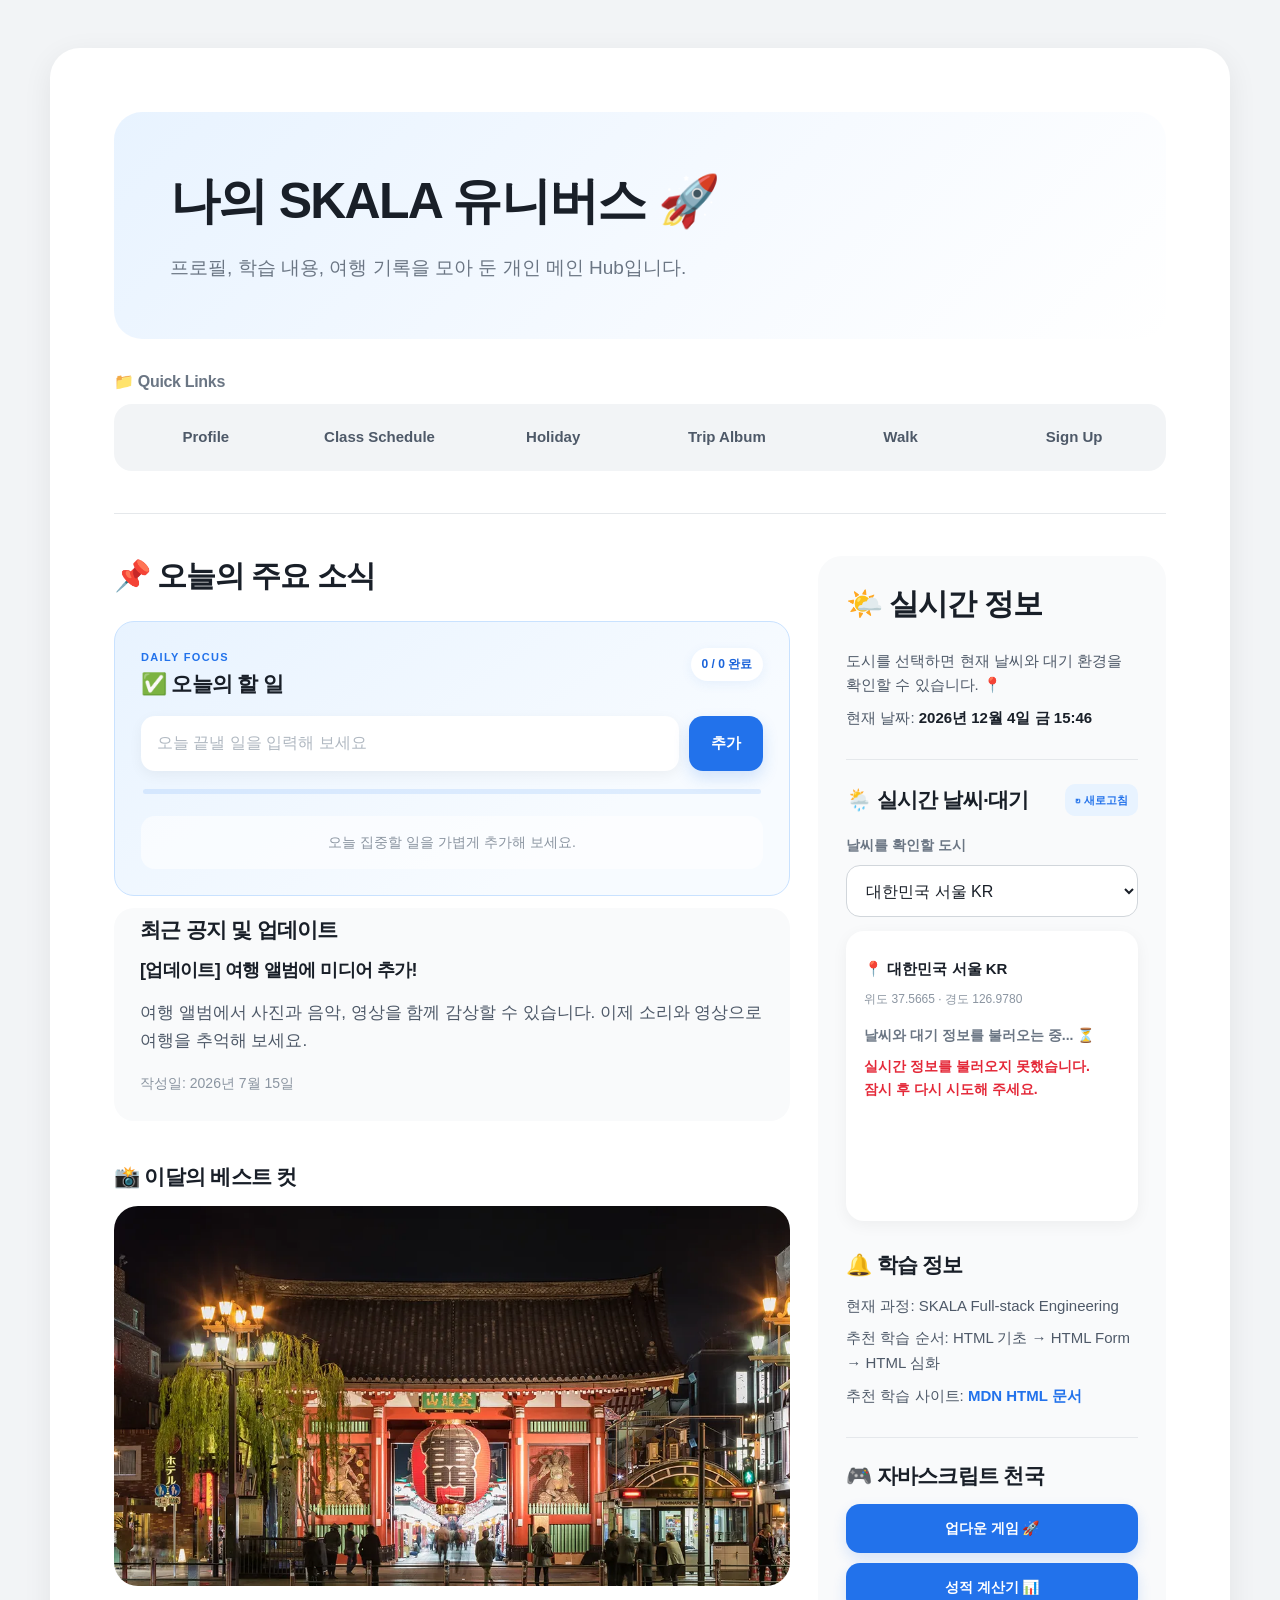
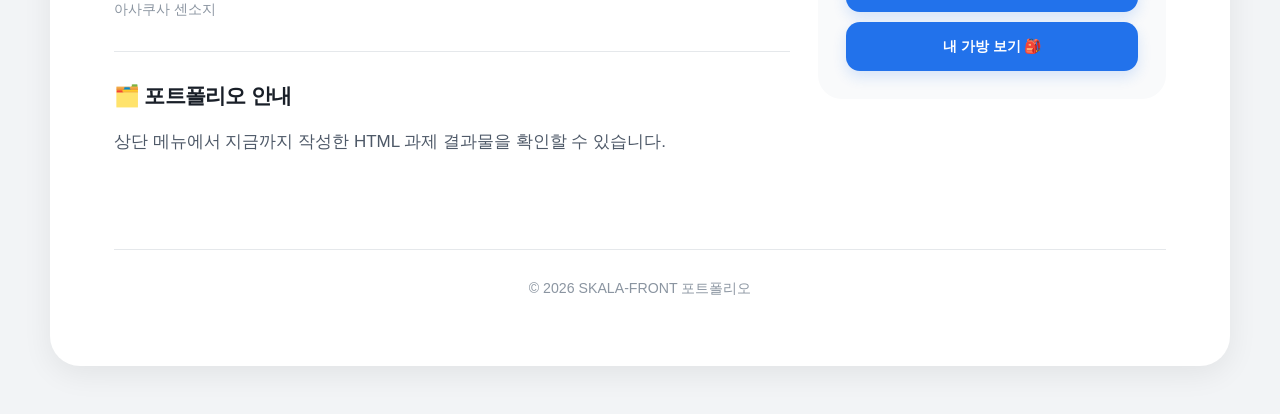
<file: html/index.html>
<!DOCTYPE html>
<html lang="ko">
<head>
     <link rel="stylesheet" href="../css/style.css">
    <meta charset="UTF-8">
    <meta name="viewport" content="width=device-width, initial-scale=1.0">
    <title>Welcome SKALA</title>
</head>
<body>
    <div class="container">
    <!-- header는 페이지의 머리말 영역이다. -->
    <header class="home-header">
        <h1>나의 SKALA 유니버스 🚀</h1>
        <p>프로필, 학습 내용, 여행 기록을 모아 둔 개인 메인 Hub입니다.</p>
    </header>

    <!-- nav는 다른 페이지로 이동하는 주요 메뉴 영역이다. -->
    <nav>
        <h2>📁 Quick Links</h2>
        <ul>
            <li><a href="myProfile.html">Profile</a></li>
            <li><a href="myClass.html">Class Schedule</a></li>
            <li><a href="myHoliday.html">Holiday</a></li>
            <li><a href="myTrip.html">Trip Album</a></li>
            <li><a href="walk.html">Walk</a></li>
            <li><a href="signUp.html">Sign Up</a></li>
        </ul>
    </nav>

    <hr>
    <div class="content-layout">
    <!-- main은 페이지마다 하나만 사용하며 핵심 본문을 담는다. -->
    <main>
        <h2>📌 오늘의 주요 소식</h2>

        <!-- 오늘의 할 일: DOM 이벤트와 localStorage를 연습하는 체크리스트이다. -->
        <section class="todo-section">
            <div class="todo-heading">
                <div>
                    <p class="todo-eyebrow">DAILY FOCUS</p>
                    <h3>✅ 오늘의 할 일</h3>
                </div>
                <span id="todo-count" class="todo-count">0 / 0 완료</span>
            </div>

            <!-- submit 이벤트를 사용하여 버튼 클릭과 Enter 입력을 모두 처리할 수 있다. -->
            <form id="todo-form" class="todo-form">
                <input
                    type="text"
                    id="todo-input"
                    maxlength="60"
                    autocomplete="off"
                    placeholder="오늘 끝낼 일을 입력해 보세요"
                    required
                >
                <button type="submit" class="todo-add-button">추가</button>
            </form>

            <!-- 진행 막대는 완료 비율을 시각적으로 보여 준다. -->
            <div class="todo-progress">
                <span id="todo-progress-bar" class="todo-progress-bar"></span>
            </div>

            <!-- JavaScript가 이 목록 안에 할 일 항목을 만들어 넣는다. -->
            <ul id="todo-list" class="todo-list"></ul>
            <p id="todo-empty" class="todo-empty">오늘 집중할 일을 가볍게 추가해 보세요.</p>
        </section>

        <!-- article은 하나의 독립적인 글이나 소식 단위이다. -->
        <article>
            <h3>최근 공지 및 업데이트</h3>
            <h4>[업데이트] 여행 앨범에 미디어 추가!</h4>
            <p>
                여행 앨범에서 사진과 음악, 영상을 함께 감상할 수 있습니다.
                이제 소리와 영상으로 여행을 추억해 보세요.
            </p>
            <p>작성일: 2026년 7월 15일</p>
        </article>

        <!-- section은 제목을 가진 주제별 콘텐츠 묶음이다. -->
        <section>
            <h3>📸 이달의 베스트 컷</h3>
            <!-- figure는 이미지와 설명을 하나의 콘텐츠로 묶는다. -->
            <figure>
                <!-- img는 종료 태그가 없으며 src는 경로, alt는 대체 설명이다. -->
                <img
                    src="../media/asakusa.jpg"
                    alt="이달의 여행 베스트 컷"
                >
                <!-- figcaption은 figure의 설명글이다. -->
                <figcaption>아사쿠사 센소지</figcaption>
            </figure>
        </section>

        <section>
            <h3>🗂️ 포트폴리오 안내</h3>
            <p>상단 메뉴에서 지금까지 작성한 HTML 과제 결과물을 확인할 수 있습니다.</p>
        </section>
    </main>

    <!-- aside는 본문과 관련된 부가 정보나 사이드바를 담는다. -->
    <aside>
        <h2>🌤️ 실시간 정보</h2>
        <p>도시를 선택하면 현재 날씨와 대기 환경을 확인할 수 있습니다. 📍</p>
        <!-- JavaScript가 브라우저의 현재 날짜와 시각을 자동으로 넣는다. -->
        <p class="current-date-line">
            현재 날짜:
            <time id="current-date" datetime="">불러오는 중...</time>
        </p>

        <!-- 261~263페이지 과제: DOM/이벤트, 비동기 호출, ES 모듈 분리 실습이다. -->
        <section class="realtime-weather">
            <div class="realtime-weather-heading">
                <h3>🌦️ 실시간 날씨·대기</h3>
                <!-- API 정보를 바로 다시 요청할 수 있는 수동 새로고침 버튼이다. -->
                <button
                    type="button"
                    id="realtime-refresh"
                    title="실시간 정보 새로고침"
                >↻ 새로고침</button>
            </div>

            <!-- label의 for와 select의 id를 연결하면 입력 목적을 쉽게 알 수 있다. -->
            <label for="city-select">날씨를 확인할 도시</label>
            <select id="city-select">
                <!-- data-* 속성은 JavaScript에서 사용할 추가 정보를 저장한다. -->
                <option value="seoul" data-lat="37.5665" data-lon="126.9780">
                    대한민국 서울 KR
                </option>
                <option value="gwangju" data-lat="35.1595" data-lon="126.8526">
                    대한민국 광주 KR
                </option>
                <option value="tokyo" data-lat="35.6762" data-lon="139.6503">
                    일본 도쿄 JP
                </option>
                <option value="paris" data-lat="48.8566" data-lon="2.3522">
                    프랑스 파리 FR
                </option>
            </select>

            <div id="weather-box">
                도시의 날씨와 대기 정보를 불러오는 중입니다.
            </div>
        </section>

        <h3>🔔 학습 정보</h3>
        <p>현재 과정: SKALA Full-stack Engineering</p>
        <p>추천 학습 순서: HTML 기초 → HTML Form → HTML 심화</p>
        <p>
            추천 학습 사이트:
            <a href="https://developer.mozilla.org/ko/docs/Web/HTML">MDN HTML 문서</a>
        </p>

        <!-- 230~232페이지 과제: 외부 JavaScript 함수들을 실행하는 버튼 영역이다. -->
        <section class="mini-games">
            <h3>🎮 자바스크립트 천국</h3>
            <div class="mini-game-buttons">
                <button type="button" onclick="playUpDown()">업다운 게임 🚀</button>
                <button type="button" onclick="calculateGrade()">성적 계산기 📊</button>
                <button type="button" onclick="showMyBag()">내 가방 보기 🎒</button>
            </div>
        </section>
    </aside>
    </div>

    <!-- footer는 저작권, 연락처 같은 페이지의 마무리 정보를 담는다. -->
    <footer>
        <p><small>© 2026 SKALA-FRONT 포트폴리오</small></p>
    </footer>
</div>

<!-- 외부 JavaScript는 화면 요소를 모두 읽은 뒤 실행되도록 body 끝에서 불러온다. -->
<script src="../script/upDown.js"></script>
<script src="../script/grade.js"></script>
<script src="../script/bag.js"></script>
<script src="../script/todo.js"></script>
<!-- type="module"을 사용하면 다른 JavaScript 파일의 함수를 import할 수 있다. -->
<script type="module" src="../script/realtimeInfo.js"></script>
</body>
</html>
</file>
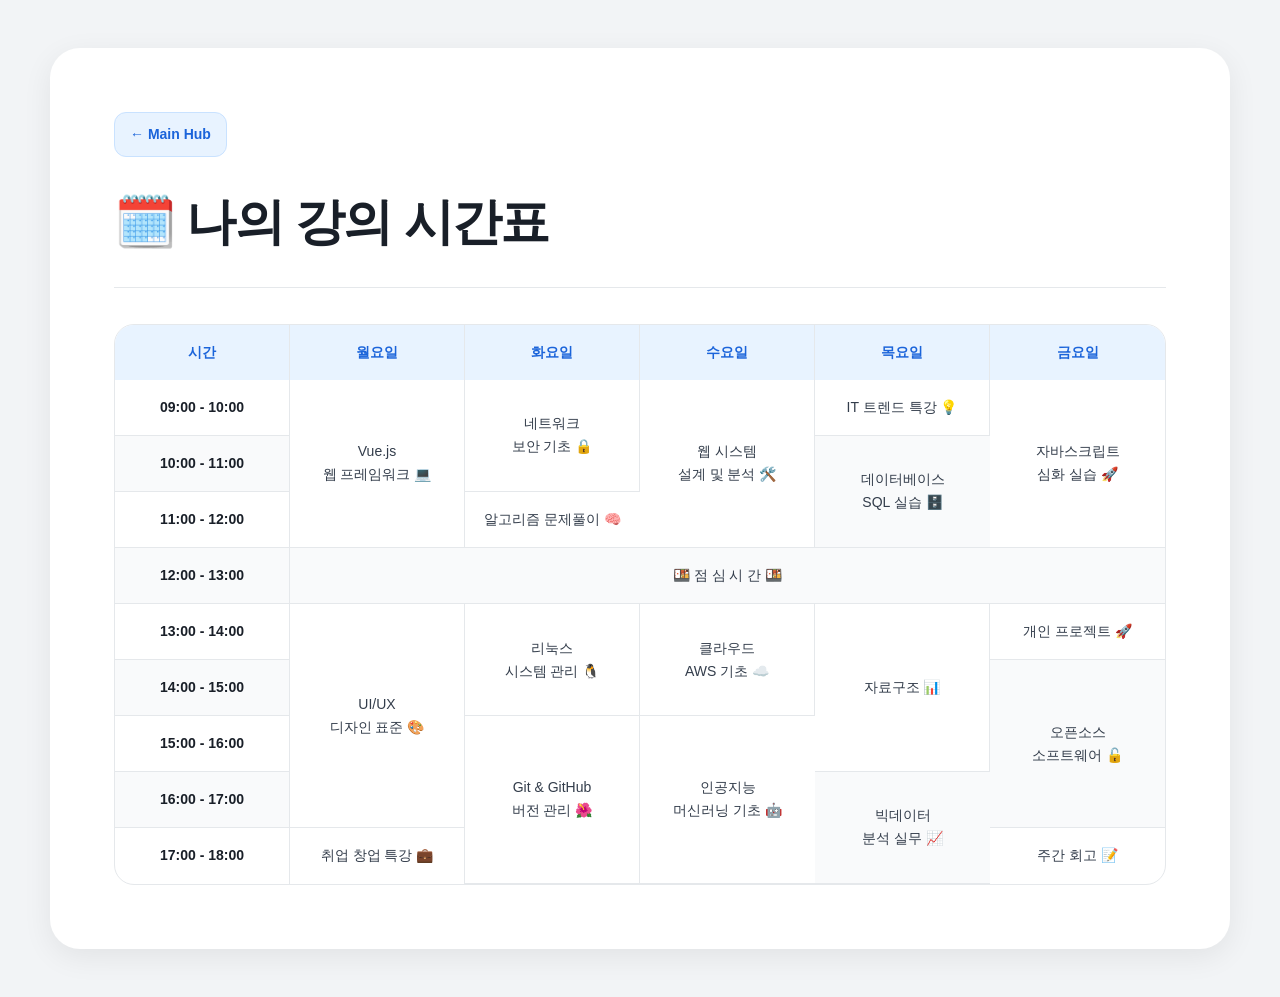
<file: html/myClass.html>
<!DOCTYPE html>
<html lang="ko">
<head>
    <link rel="stylesheet" href="../css/style.css">
    <meta charset="UTF-8">
    <meta name="viewport" content="width=device-width, initial-scale=1.0">
    <title>나의 강의 일정</title>
</head>
<body>
    <div class="container">
    <nav class="page-home-nav">
        <a href="index.html">← Main Hub</a>
    </nav>

    <h1>🗓️ 나의 강의 시간표</h1>

    <table>
        <thead>
        <!-- 표의 머리글(제목 줄) 영역을 묶어줌 -->

            <tr>
                <th>시간</th>
                <th>월요일</th>
                <th>화요일</th>
                <th>수요일</th>
                <th>목요일</th>
                <th>금요일</th>
            </tr>
        </thead>
        <tbody>

        <!-- 본문 영역을 묶어줌 -->

            <tr>
                <td>09:00 - 10:00</td>
                <td rowspan="3">Vue.js<br>웹 프레임워크 💻</td>
                <!-- rowspan="3" 이 셀을 세로로 3줄만큼 합쳐서 하나로 사용 -->
                <!-- 위에서 rowspan으로 합쳐진 셀 자리는 다시 작성하지 않음 -->
                <td rowspan="2">네트워크<br>보안 기초 🔒</td>
                <td rowspan="3">웹 시스템<br>설계 및 분석 🛠️</td>
                <td>IT 트렌드 특강 💡</td>
                <td rowspan="3">자바스크립트<br>심화 실습 🚀</td>
            </tr>
            <tr>
                <td>10:00 - 11:00</td>
                <td rowspan="2">데이터베이스<br>SQL 실습 🗄️</td>
            </tr>
            <tr>
                <td>11:00 - 12:00</td>
                <td>알고리즘 문제풀이 🧠</td>
            </tr>
            <tr>
                <td>12:00 - 13:00</td>
                <td colspan="5">🍱 점 심 시 간 🍱</td>
            </tr>
            <tr>
                <td>13:00 - 14:00</td>
                <td rowspan="4">UI/UX<br>디자인 표준 🎨</td>
                <td rowspan="2">리눅스<br>시스템 관리 🐧</td>
                <td rowspan="2">클라우드<br>AWS 기초 ☁️</td>
                <td rowspan="3">자료구조 📊</td>
                <td>개인 프로젝트 🚀</td>
            </tr>
            <tr>
                <td>14:00 - 15:00</td>
                <td rowspan="3">오픈소스<br>소프트웨어 🔓</td>
            </tr>
            <tr>
                <td>15:00 - 16:00</td>
                <td rowspan="3">Git &amp; GitHub<br>버전 관리 🌺</td>
                <td rowspan="3">인공지능<br>머신러닝 기초 🤖</td>
            </tr>
            <tr>
                <td>16:00 - 17:00</td>
                <td rowspan="2">빅데이터<br>분석 실무 📈</td>
            </tr>
            <tr>
                <td>17:00 - 18:00</td>
                <td>취업 창업 특강 💼</td>
                <td>주간 회고 📝</td>
            </tr>
        </tbody>
    </table>
    </div>
</body>
</html>
</file>
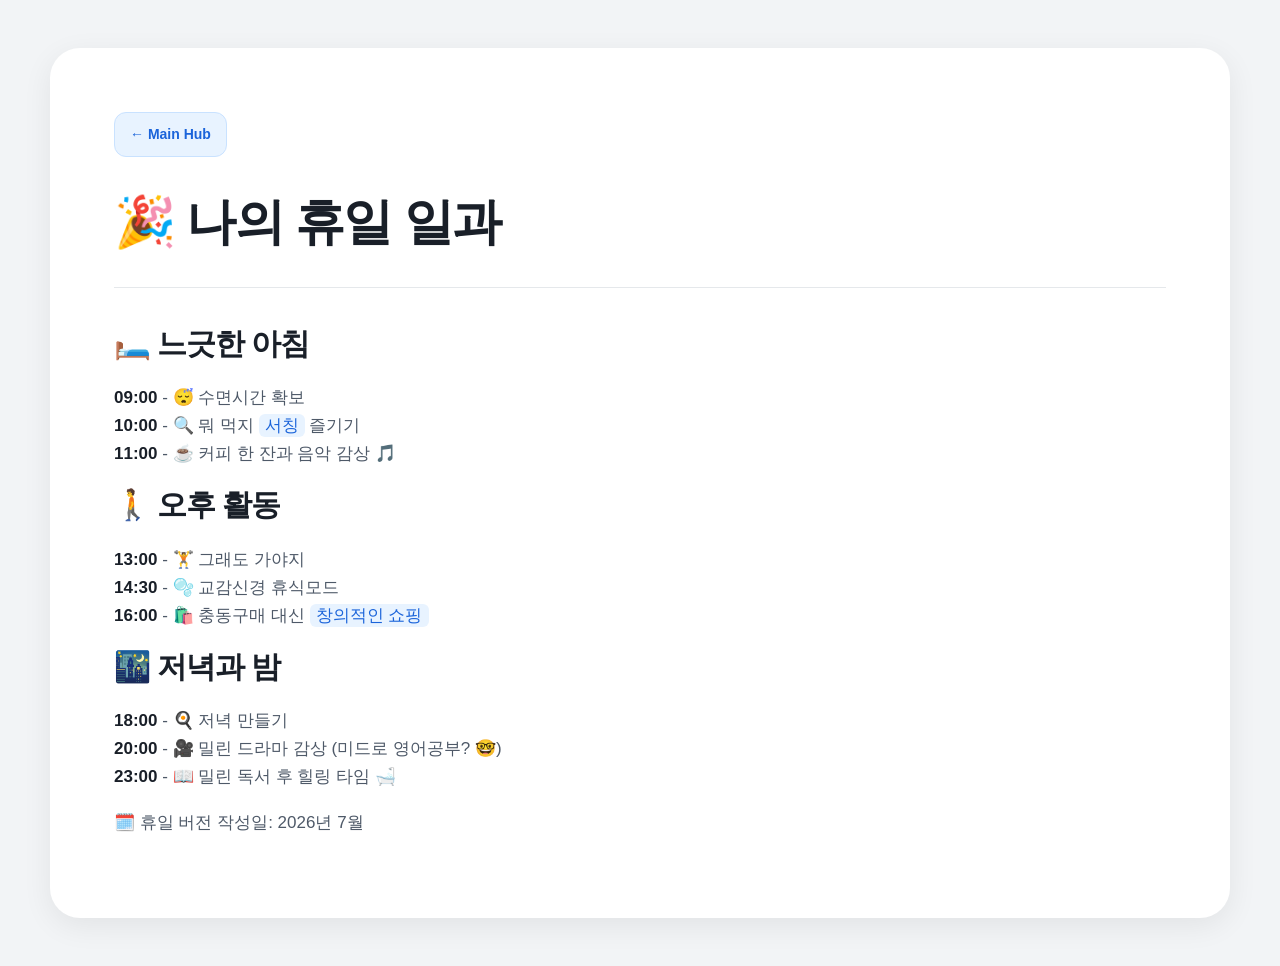
<file: html/myHoliday.html>
<!DOCTYPE html>
<!-- 이 문서가 HTML5 문서라는 것을 브라우저에게 알려주는 선언 -->
<html lang="ko">
<head>
    <link rel="stylesheet" href="../css/style.css">
    <meta charset="UTF-8">
    <meta name="viewport" content="width=device-width, initial-scale=1.0">
    <!-- 모바일 화면 크기에 맞춰 페이지 크기를 자동 조절해주는 설정 -->

    <title>나의 휴일 일과</title>
</head>
<body><!-- 사용자 눈에 실제로 보이는 모든 내용이 들어가는 영역 -->
    <div class="container">
    <nav class="page-home-nav">
        <a href="index.html">← Main Hub</a>
    </nav>

    <h1>🎉 나의 휴일 일과</h1>

    <h2>🛏️ 느긋한 아침</h2>
    <p><!-- 문단(paragraph) -->
        <strong>09:00</strong> - 😴 수면시간 확보<br>
        <strong>10:00</strong> - 🔍 뭐 먹지 <mark>서칭</mark> 즐기기<br>
        <strong>11:00</strong> - ☕ 커피 한 잔과 음악 감상 🎵
    </p>

    <h2>🚶 오후 활동</h2>
    <p>
        <strong>13:00</strong> - 🏋 그래도 가야지<br>
        <strong>14:30</strong> - 🫧 교감신경 휴식모드<br>
        <strong>16:00</strong> - 🛍️ 충동구매 대신 <mark>창의적인 쇼핑</mark>
    </p>

    <h2>🌃 저녁과 밤</h2>
    <p>
        <strong>18:00</strong> - 🍳 저녁 만들기<br>
        <strong>20:00</strong> - 🎥 밀린 드라마 감상 (미드로 영어공부? 🤓)<br>
        <strong>23:00</strong> - 📖 밀린 독서 후 힐링 타임 🛁
    </p>

    <p>🗓️ 휴일 버전 작성일: 2026년 7월</p>
    </div>
</body>
</html>
</file>
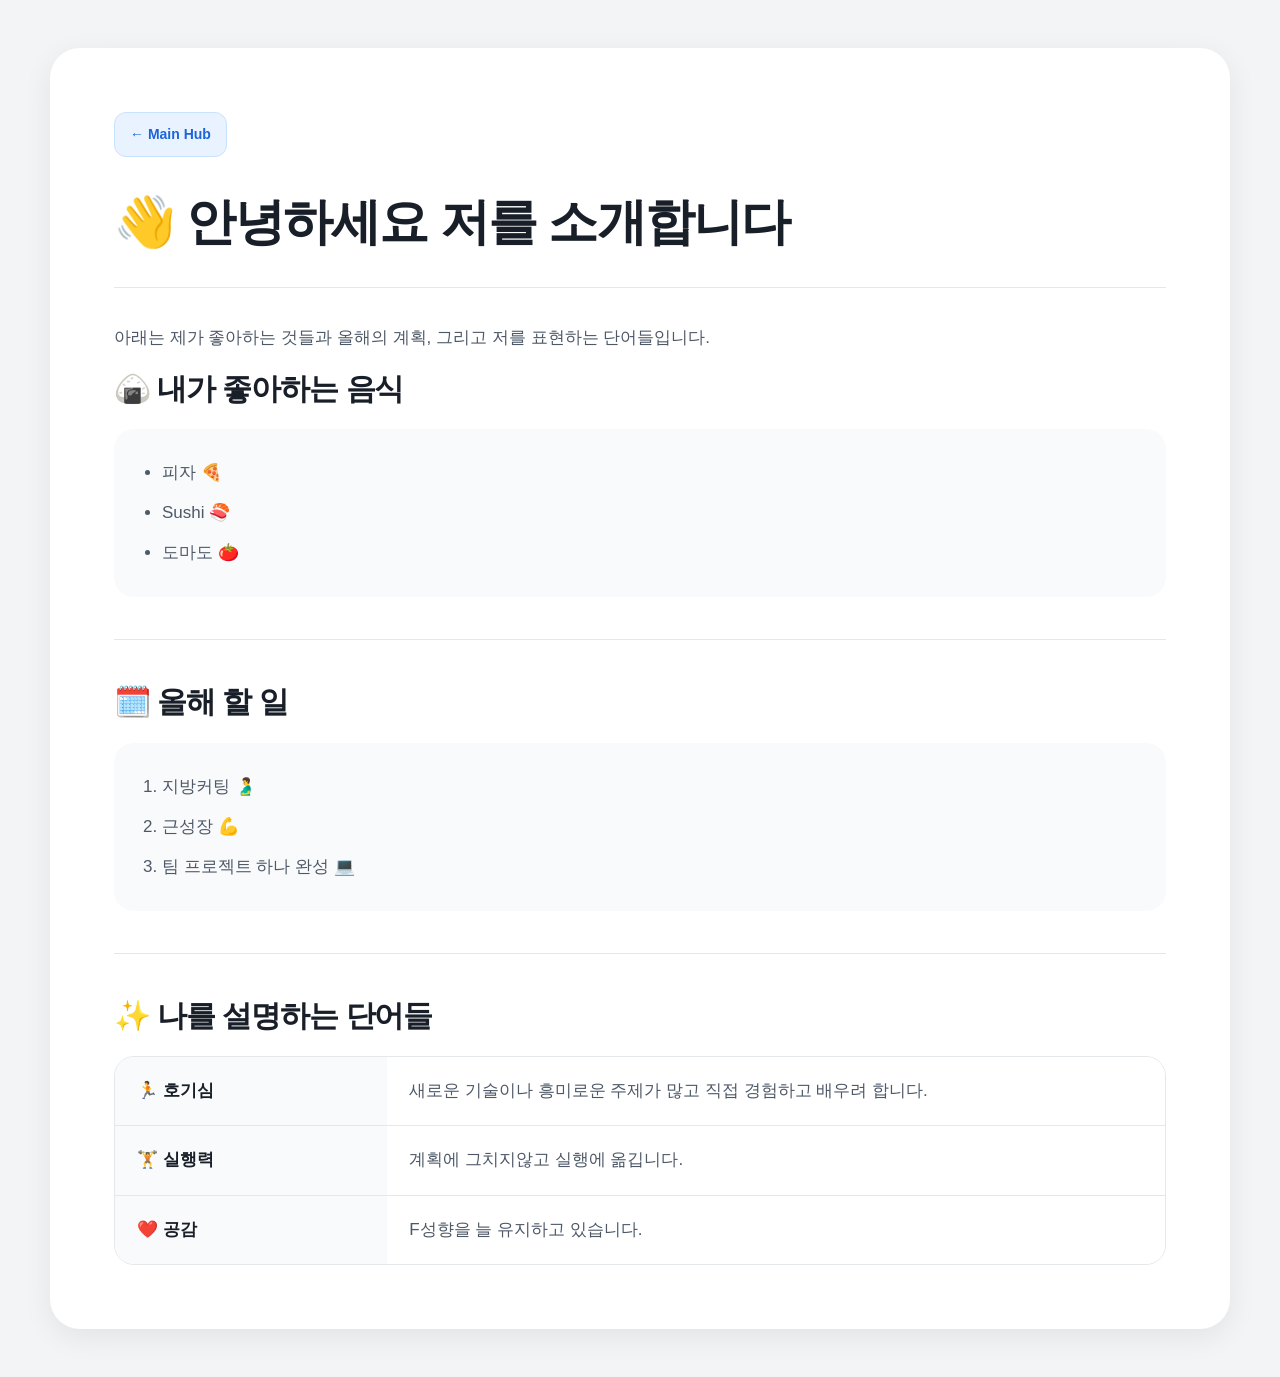
<file: html/myProfile.html>
<!DOCTYPE html>
<html lang="ko">
<head>
    <link rel="stylesheet" href="../css/style.css">
    <meta charset="UTF-8">
    <meta name="viewport" content="width=device-width, initial-scale=1.0">
    <title>나의 소개</title>
</head>
<body>
    <div class="container">
    <nav class="page-home-nav">
        <a href="index.html">← Main Hub</a>
    </nav>

    <h1>👋 안녕하세요 저를 소개합니다</h1>
    <p>아래는 제가 좋아하는 것들과 올해의 계획, 그리고 저를 표현하는 단어들입니다.</p>

    <h2>🍙 내가 좋아하는 음식</h2>
    <ul>
        <li>피자 🍕</li>
        <li>Sushi 🍣 </li>
        <li>도마도 🍅</li>
    </ul>

    <hr>

    <h2>🗓️ 올해 할 일</h2>
    <ol>
        <li>지방커팅 🫃</li>
        <li>근성장 💪</li>
        <li>팀 프로젝트 하나 완성 💻</li>
    </ol>

    <hr>

    <h2>✨ 나를 설명하는 단어들</h2>
    <dl>
        <dt>🏃 호기심</dt>
        <dd>새로운 기술이나 흥미로운 주제가 많고 직접 경험하고 배우려 합니다.</dd>

        <dt>🏋️ 실행력</dt>
        <dd>계획에 그치지않고 실행에 옮깁니다.</dd>

        <dt>❤️ 공감</dt>
        <dd>F성향을 늘 유지하고 있습니다.</dd>
    </dl>
    </div>
</body>
</html>
</file>
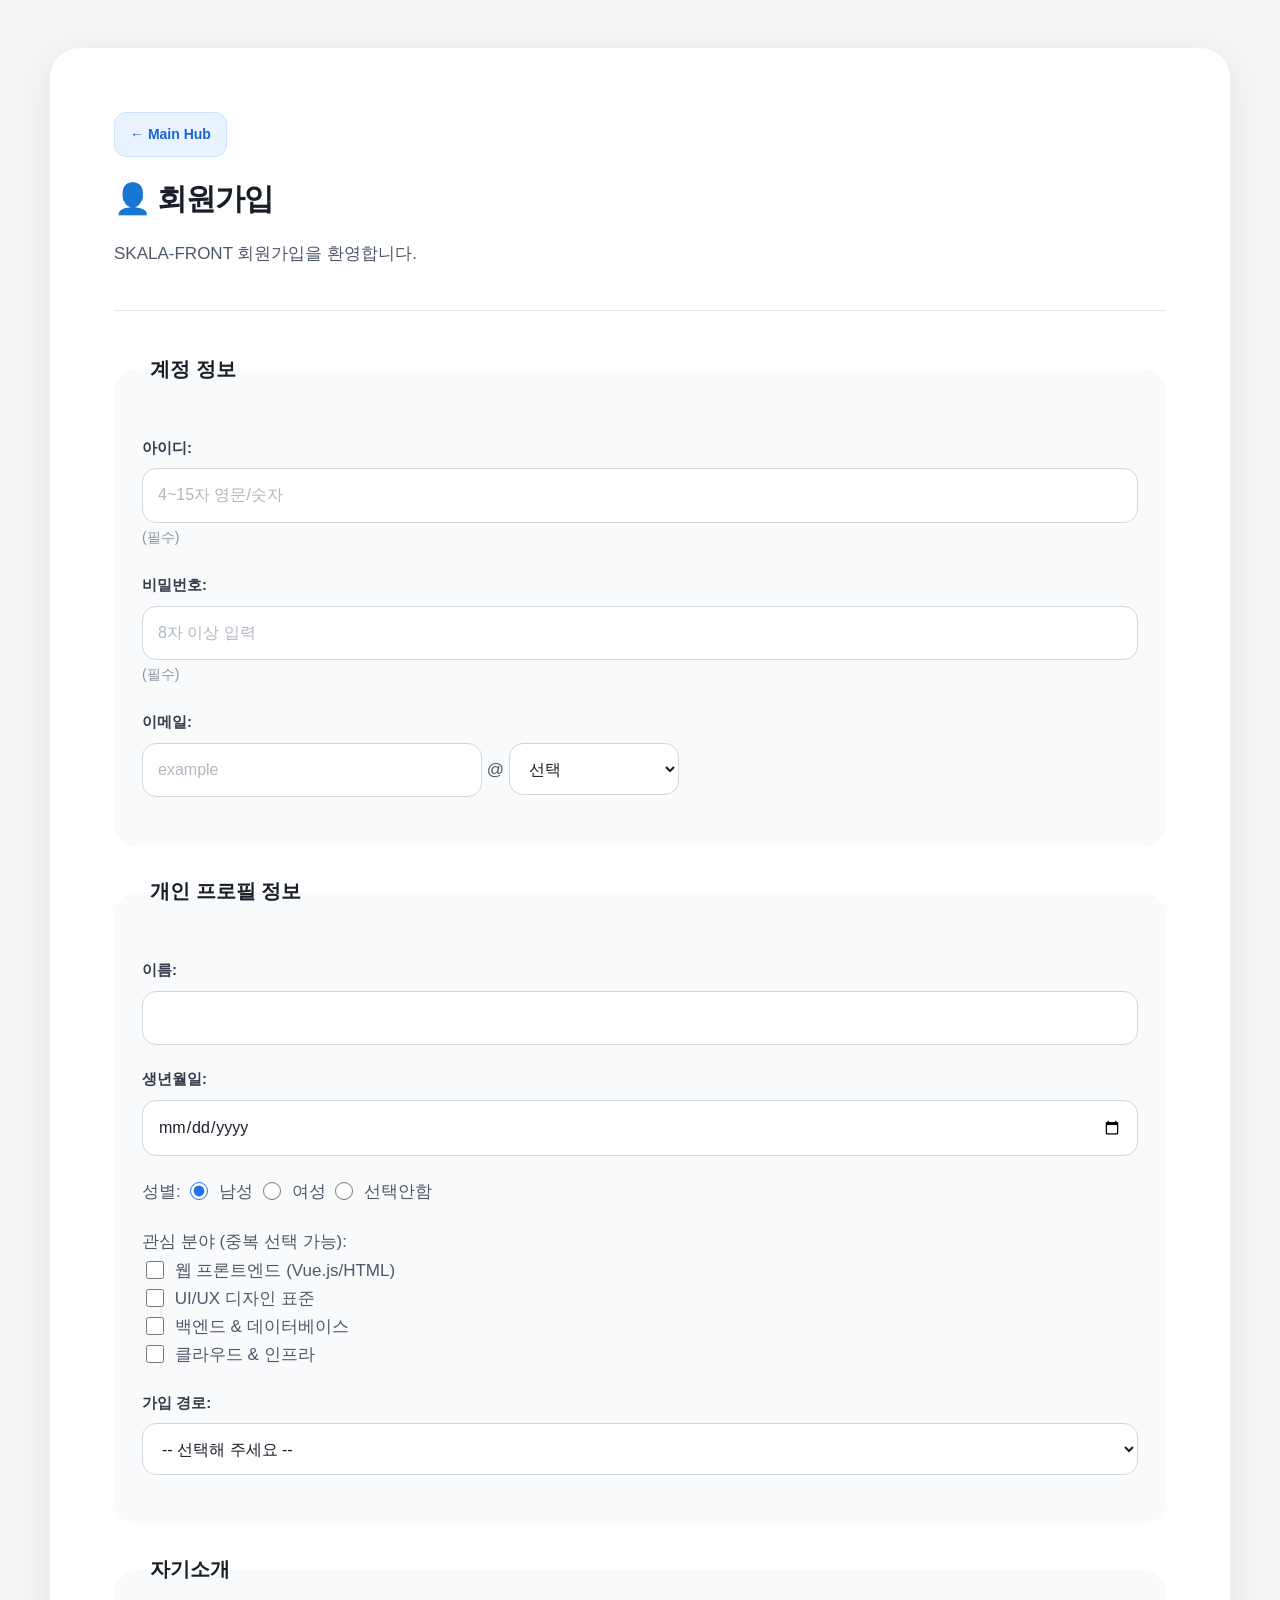
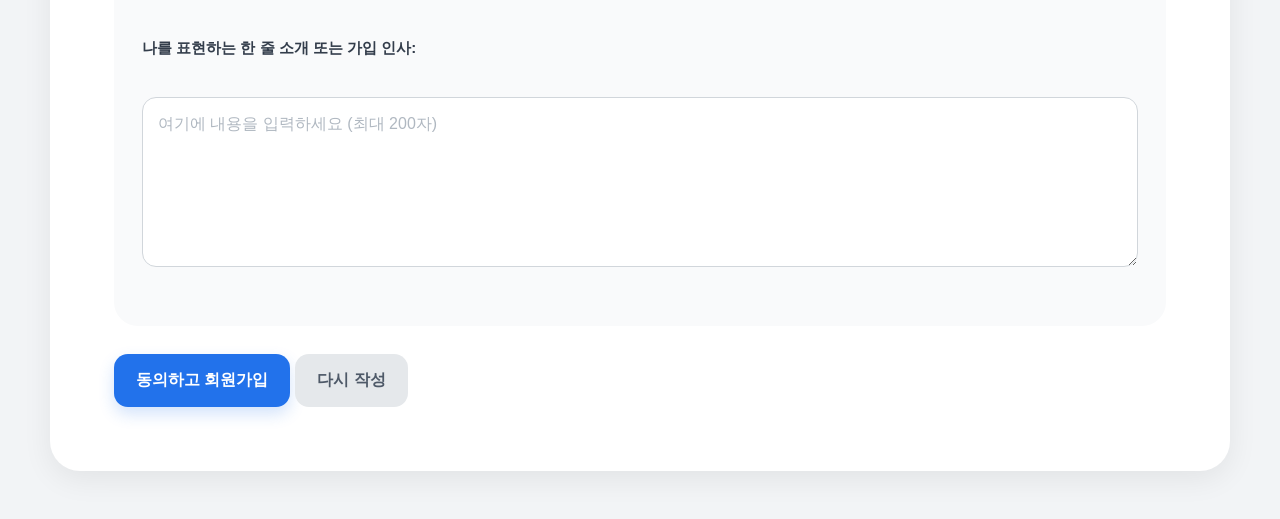
<file: html/signUp.html>
<!DOCTYPE html>
<html lang="ko">
<head>
    <link rel="stylesheet" href="../css/style.css">
    <meta charset="UTF-8">
    <meta name="viewport" content="width=device-width, initial-scale=1.0">
    <title>회원가입</title>
</head>
<body>
    <div class="container">
        <nav class="page-home-nav">
            <a href="index.html">← Main Hub</a>
        </nav>

        <h2>👤 회원가입</h2>
        <p>SKALA-FRONT 회원가입을 환영합니다.</p>
        <hr>

        <form action="signUpResult.html" method="get">
            <fieldset>
                <legend>계정 정보</legend>
                <p>
                    <label for="userId">아이디: </label>
                    <input type="text" id="userId" name="userId" minlength="4" maxlength="15" required placeholder="4~15자 영문/숫자">
                    <small>(필수)</small>
                </p>
                <p>
                    <label for="userPw">비밀번호: </label>
                    <input type="password" id="userPw" name="userPw" minlength="8" required placeholder="8자 이상 입력">
                    <small>(필수)</small>
                </p>
                <p>
                    <label for="userEmail">이메일: </label>
                    <input type="text" id="userEmail" name="userEmail" placeholder="example" required>
                    @
                    <select id="emailDomain" name="emailDomain" required>
                        <option value="">선택</option>
                        <option value="direct">직접 입력</option>
                        <option value="naver.com">naver.com</option>
                        <option value="gmail.com">gmail.com</option>
                        <option value="daum.net">daum.net</option>
                    </select>
                    <input
                        type="text"
                        id="customEmailDomain"
                        name="customEmailDomain"
                        placeholder="example.com"
                        pattern="[A-Za-z0-9.-]+\.[A-Za-z]{2,}"
                        title="example.com 형식으로 입력하세요."
                        hidden
                        disabled
                    >
                </p>
            </fieldset>

            <fieldset>
                <legend>개인 프로필 정보</legend>
                <p>
                    <label for="userName">이름: </label>
                    <input type="text" id="userName" name="userName" required>
                </p>
                <p>
                    <label for="userBirth">생년월일: </label>
                    <input type="date" id="userBirth" name="userBirth">
                </p>
                <p>
                    성별:
                    <label><input type="radio" name="gender" value="male" checked> 남성</label>
                    <label><input type="radio" name="gender" value="female"> 여성</label>
                    <label><input type="radio" name="gender" value="none"> 선택안함</label>
                </p>
                <p>
                    관심 분야 (중복 선택 가능):<br>
                    <label><input type="checkbox" name="interest" value="frontend"> 웹 프론트엔드 (Vue.js/HTML)</label><br>
                    <label><input type="checkbox" name="interest" value="uiux"> UI/UX 디자인 표준</label><br>
                    <label><input type="checkbox" name="interest" value="backend"> 백엔드 &amp; 데이터베이스</label><br>
                    <label><input type="checkbox" name="interest" value="devops"> 클라우드 &amp; 인프라</label>
                </p>
                <p>
                    <label for="joinPath">가입 경로: </label>
                    <select id="joinPath" name="joinPath">
                        <option value="" disabled selected>-- 선택해 주세요 --</option>
                        <option value="search">인터넷 검색</option>
                        <option value="friend">지인 추천</option>
                        <option value="sns">SNS 광고</option>
                        <option value="etc">기타</option>
                    </select>
                </p>
            </fieldset>

            <fieldset>
                <legend>자기소개</legend>
                <p>
                    <label for="intro">나를 표현하는 한 줄 소개 또는 가입 인사:</label><br>
                    <textarea id="intro" name="intro" rows="5" cols="50" maxlength="200" placeholder="여기에 내용을 입력하세요 (최대 200자)"></textarea>
                </p>
            </fieldset>

            <input type="submit" value="동의하고 회원가입">
            <input type="reset" value="다시 작성">
        </form>
    </div>

    <script>
        const emailDomain = document.querySelector('#emailDomain');
        const customEmailDomain = document.querySelector('#customEmailDomain');
        const signUpForm = document.querySelector('form');

        function updateCustomDomainInput() {
            const isDirectInput = emailDomain.value === 'direct';

            customEmailDomain.hidden = !isDirectInput;
            customEmailDomain.disabled = !isDirectInput;
            customEmailDomain.required = isDirectInput;

            if (!isDirectInput) {
                customEmailDomain.value = '';
            }
        }

        emailDomain.addEventListener('change', updateCustomDomainInput);
        signUpForm.addEventListener('reset', () => {
            setTimeout(updateCustomDomainInput);
        });
    </script>
</body>
</html>
</file>
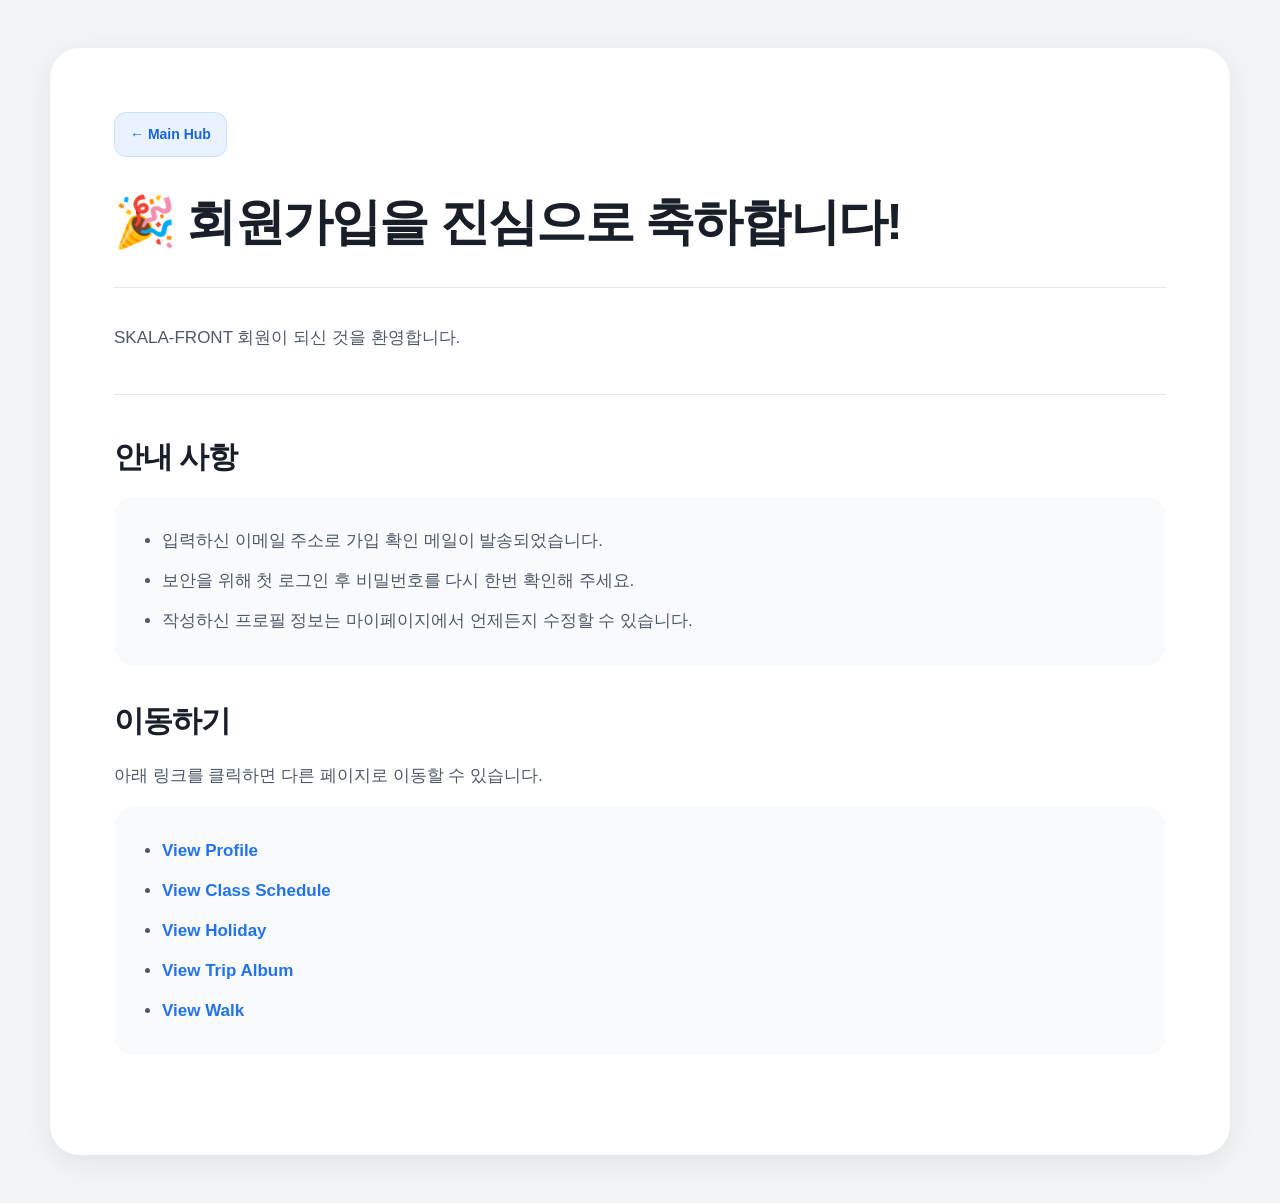
<file: html/signUpResult.html>
<!DOCTYPE html>
<html lang="ko">
<head>
    <meta charset="UTF-8">
    <meta name="viewport" content="width=device-width, initial-scale=1.0">
    <title>회원가입 결과</title>
    <link rel="stylesheet" href="../css/style.css">
</head>
<body>
    <div class="container">
    <nav class="page-home-nav">
        <a href="index.html">← Main Hub</a>
    </nav>

    <h1>🎉 회원가입을 진심으로 축하합니다!</h1>
    <p>SKALA-FRONT 회원이 되신 것을 환영합니다.</p>

    <hr>

    <h2>안내 사항</h2>
    <ul>
        <li>입력하신 이메일 주소로 가입 확인 메일이 발송되었습니다.</li>
        <li>보안을 위해 첫 로그인 후 비밀번호를 다시 한번 확인해 주세요.</li>
        <li>작성하신 프로필 정보는 마이페이지에서 언제든지 수정할 수 있습니다.</li>
    </ul>

    <h2>이동하기</h2>
    <p>아래 링크를 클릭하면 다른 페이지로 이동할 수 있습니다.</p>
    <ul>
        <li><a href="myProfile.html">View Profile</a></li>
        <li><a href="myClass.html">View Class Schedule</a></li>
        <li><a href="myHoliday.html">View Holiday</a></li>
        <li><a href="myTrip.html">View Trip Album</a></li>
        <li><a href="walk.html">View Walk</a></li>
    </ul>
    </div>
</body>
</html>
</file>
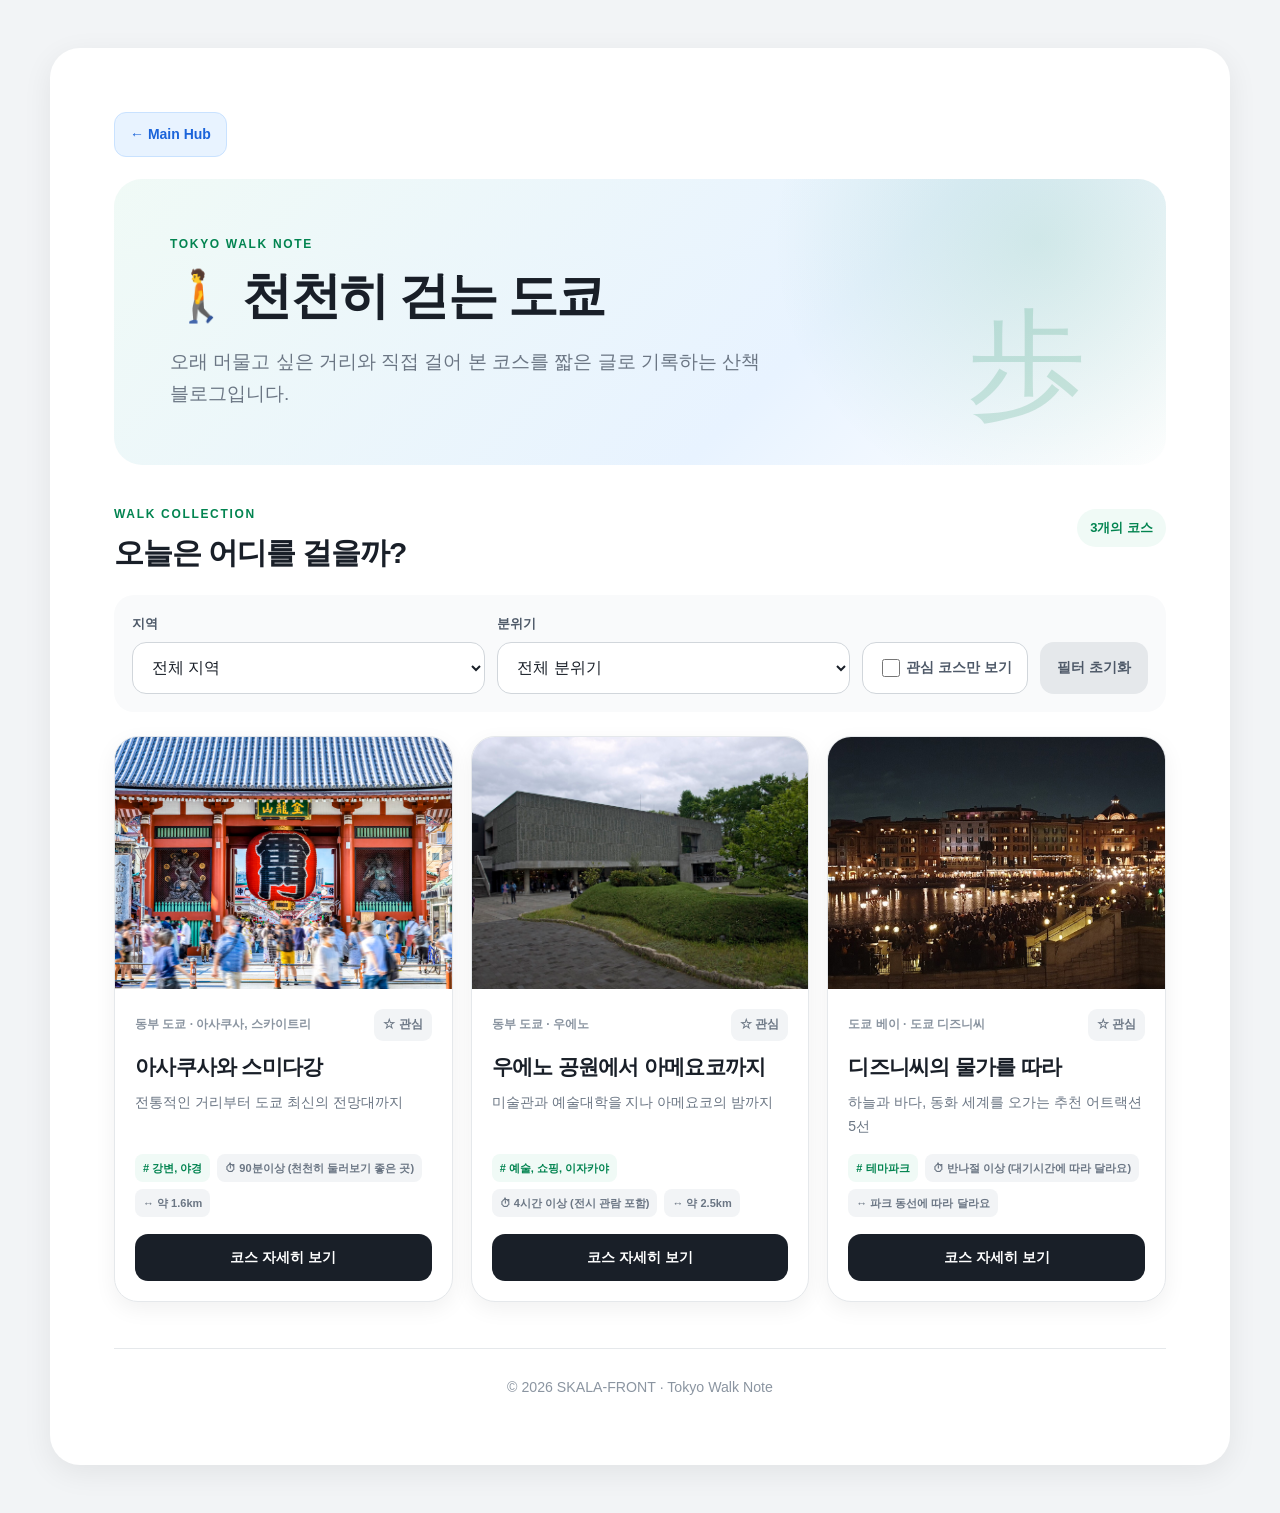
<file: html/walk.html>
<!DOCTYPE html>
<html lang="ko">
<head>
    <link rel="stylesheet" href="../css/style.css">
    <meta charset="UTF-8">
    <meta name="viewport" content="width=device-width, initial-scale=1.0">
    <title>도쿄 산책 노트</title>
</head>
<body>
    <div class="container walk-container">
        <nav class="page-home-nav">
            <a href="index.html">← Main Hub</a>
        </nav>

        <header class="walk-hero">
            <p class="walk-hero-kicker">TOKYO WALK NOTE</p>
            <h1>🚶 천천히 걷는 도쿄</h1>
            <p>
                오래 머물고 싶은 거리와 직접 걸어 본 코스를
                짧은 글로 기록하는 산책 블로그입니다.
            </p>
        </header>

        <main>
            <section class="walk-blog">
                <div class="walk-blog-heading">
                    <div>
                        <p class="walk-section-eyebrow">WALK COLLECTION</p>
                        <h2>오늘은 어디를 걸을까?</h2>
                    </div>
                    <p id="walk-result-count" class="walk-result-count">0개의 코스</p>
                </div>

                <!-- select와 checkbox 값을 바꾸면 JavaScript가 게시글 배열을 필터링한다. -->
                <div class="walk-filter-panel">
                    <p>
                        <label for="walk-area-filter">지역</label>
                        <select id="walk-area-filter">
                            <option value="all">전체 지역</option>
                            <option value="east">동부 도쿄</option>
                            <option value="central">도심</option>
                            <option value="bay">도쿄 베이</option>
                        </select>
                    </p>
                    <p>
                        <label for="walk-mood-filter">분위기</label>
                        <select id="walk-mood-filter">
                            <option value="all">전체 분위기</option>
                            <option value="riverside">강변</option>
                            <option value="night">야경</option>
                            <option value="culture">예술</option>
                            <option value="shopping">쇼핑</option>
                            <option value="themepark">테마파크</option>
                        </select>
                    </p>
                    <label class="walk-favorite-filter" for="walk-favorite-only">
                        <input type="checkbox" id="walk-favorite-only">
                        관심 코스만 보기
                    </label>
                    <button type="button" id="walk-filter-reset" class="walk-filter-reset">
                        필터 초기화
                    </button>
                </div>

                <!-- JavaScript가 게시글 카드를 만들어 이 영역에 넣는다. -->
                <div id="walk-post-list" class="walk-post-list"></div>
                <p id="walk-empty" class="walk-empty" hidden>
                    선택한 조건에 맞는 산책 코스가 없습니다.
                </p>
            </section>
        </main>

        <!-- dialog는 현재 페이지 위에 상세 글을 보여 주는 HTML 요소이다. -->
        <dialog id="walk-dialog" class="walk-dialog">
            <button
                type="button"
                id="walk-dialog-close"
                class="walk-dialog-close"
            >닫기 ✕</button>
            <div id="walk-dialog-content"></div>
        </dialog>

        <footer>
            <p><small>© 2026 SKALA-FRONT · Tokyo Walk Note</small></p>
        </footer>
    </div>

    <script src="../script/walkBlog.js"></script>
</body>
</html>
</file>
<file: css/style.css>
/* :root에는 여러 곳에서 재사용할 색상과 크기를 CSS 변수로 모아 둔다. */
:root {
    --grey-50: #f9fafb;
    --grey-100: #f2f4f6;
    --grey-200: #e5e8eb;
    --grey-300: #d1d6db;
    --grey-400: #b0b8c1;
    --grey-500: #8b95a1;
    --grey-600: #6b7684;
    --grey-700: #4e5968;
    --grey-800: #333d4b;
    --grey-900: #191f28;
    --blue-50: #e8f3ff;
    --blue-100: #c9e2ff;
    --blue-500: #3182f6;
    --blue-600: #2272eb;
    --blue-700: #1b64da;
    --red-50: #ffeeee;
    --red-600: #e42939;
    --orange-50: #fff3e0;
    --orange-800: #ed6700;
    --green-50: #f0faf6;
    --green-800: #028450;
    --white: #ffffff;
    --radius-small: 12px;
    --radius-medium: 20px;
    --radius-large: 30px;
    --shadow-surface: 0 8px 30px rgba(2, 9, 19, 0.07);
    --shadow-hover: 0 14px 34px rgba(2, 9, 19, 0.12);
}

/* 전체 선택자는 모든 요소가 같은 크기 계산 방식을 사용하게 한다. */
* {
    box-sizing: border-box;
}

body {
    margin: 0;
    padding: 48px 24px;
    color: var(--grey-900);
    background-color: var(--grey-100);
    /* 운영체제의 산세리프 글꼴을 우선 사용해 단정하고 빠르게 표시한다. */
    font-family: -apple-system, BlinkMacSystemFont, "Pretendard",
        "Apple SD Gothic Neo", "Noto Sans KR", "Segoe UI", sans-serif;
    font-size: 17px;
    font-weight: 400;
    line-height: 1.65;
    word-break: keep-all;
}

/* 드래그해서 선택한 글자에도 대표 파란색을 연하게 사용한다. */
::selection {
    color: var(--grey-900);
    background-color: var(--blue-100);
}

/* 모든 페이지의 흰색 콘텐츠 표면이다. */
.container {
    width: min(100%, 1180px);
    margin: 0 auto;
    padding: clamp(32px, 5vw, 64px);
    background-color: var(--white);
    border-radius: var(--radius-large);
    box-shadow: var(--shadow-surface);
}

/* 제목은 배경 장식을 줄이고 크기·굵기·여백으로 단계가 보이게 한다. */
h1,
h2,
h3,
h4 {
    margin-top: 0;
    color: var(--grey-900);
    line-height: 1.35;
    letter-spacing: -0.035em;
}

h1 {
    margin-bottom: 24px;
    font-size: clamp(34px, 4vw, 50px);
    font-weight: 800;
}

h2 {
    margin-bottom: 20px;
    font-size: clamp(24px, 2.4vw, 30px);
    font-weight: 750;
}

h3 {
    margin-bottom: 14px;
    font-size: 21px;
    font-weight: 700;
}

h4 {
    margin-bottom: 10px;
    font-size: 18px;
    font-weight: 700;
}

p {
    color: var(--grey-700);
}

strong,
dt {
    color: var(--grey-900);
}

small,
figcaption {
    color: var(--grey-500);
}

/* mark는 형광색 대신 연한 파랑 배경을 사용한다. */
mark {
    padding: 2px 6px;
    color: var(--blue-700);
    background-color: var(--blue-50);
    border-radius: 6px;
}

/* 페이지의 첫 제목 아래에 얇은 구분선을 두어 시작점을 만든다. */
body > .container > h1 {
    margin-bottom: 36px;
    padding: 10px 0 30px;
    border-bottom: 1px solid var(--grey-200);
}

/* 링크는 기본 파랑을 사용하고 밑줄은 상호작용할 때만 보이게 한다. */
a {
    color: var(--blue-600);
    font-weight: 600;
    text-decoration: none;
    transition: color 0.2s ease, background-color 0.2s ease,
        transform 0.2s ease;
}

a:hover,
a:focus-visible {
    color: var(--blue-700);
    text-decoration: underline;
}

/* 키보드 사용자가 현재 선택한 요소를 분명하게 확인하도록 한다. */
a:focus-visible,
button:focus-visible,
input:focus-visible,
select:focus-visible,
textarea:focus-visible {
    outline: 3px solid var(--blue-100);
    outline-offset: 3px;
}

hr {
    margin: 42px 0;
    border: 0;
    border-top: 1px solid var(--grey-200);
}

/* index와 여행 페이지의 header를 넓고 부드러운 Hero 영역으로 만든다. */
header {
    margin-bottom: 32px;
    padding: clamp(34px, 5vw, 56px);
    overflow: hidden;
    background: linear-gradient(135deg, var(--blue-50) 0%, #f6faff 58%, var(--white) 100%);
    border-radius: 28px;
}

header h1 {
    max-width: 760px;
    margin-bottom: 16px;
}

header p {
    max-width: 680px;
    margin: 0;
    color: var(--grey-600);
    font-size: 19px;
}

/* 메뉴는 하나의 연한 회색 패널 안에 간결한 탭처럼 배치한다. */
nav {
    margin-bottom: 36px;
}

nav h2 {
    margin-bottom: 12px;
    color: var(--grey-600);
    font-size: 16px;
    letter-spacing: -0.02em;
}

nav ul {
    display: flex;
    flex-wrap: wrap;
    gap: 6px;
    margin: 0;
    padding: 8px;
    list-style: none;
    background-color: var(--grey-100);
    border-radius: 18px;
}

nav li {
    flex: 1 1 150px;
}

nav a {
    display: block;
    padding: 13px 15px;
    color: var(--grey-700);
    border-radius: var(--radius-small);
    font-size: 15px;
    font-weight: 650;
    text-align: center;
}

nav a:hover,
nav a:focus-visible {
    color: var(--blue-700);
    background-color: var(--white);
    box-shadow: 0 4px 14px rgba(2, 9, 19, 0.06);
    text-decoration: none;
    transform: translateY(-1px);
}

/* 모든 하위 페이지에서 같은 위치와 모양으로 Main Hub 버튼을 보여 준다. */
.page-home-nav {
    margin: 0 0 22px;
}

.page-home-nav a {
    display: inline-flex;
    width: auto;
    min-height: 42px;
    padding: 10px 15px;
    color: var(--blue-700);
    background-color: var(--blue-50);
    border: 1px solid var(--blue-100);
    border-radius: 12px;
    align-items: center;
    font-size: 14px;
    font-weight: 750;
    text-align: left;
}

.page-home-nav a:hover,
.page-home-nav a:focus-visible {
    color: var(--white);
    background-color: var(--blue-600);
    border-color: var(--blue-600);
}

/* 메인 소식과 부가 정보를 비대칭 2열 Grid로 구성한다. */
.content-layout {
    display: grid;
    grid-template-columns: minmax(0, 1.75fr) minmax(280px, 0.9fr);
    gap: 28px;
    align-items: start;
}

.content-layout main {
    min-width: 0;
}

.content-layout main > h2,
.content-layout aside > h2 {
    margin-bottom: 24px;
}

/* 각 소식 단위는 선과 여백만 사용해 가볍게 구분한다. */
main > article,
main > section {
    padding: 30px 0;
    border-bottom: 1px solid var(--grey-200);
}

main > article:first-of-type,
main > section:first-of-type {
    padding-top: 8px;
}

main > article:last-child,
main > section:last-child {
    border-bottom: 0;
}

.content-layout article {
    margin-bottom: 12px;
    padding: 26px;
    background-color: var(--grey-50);
    border: 0;
    border-radius: var(--radius-medium);
}

.content-layout article p:last-child {
    margin-bottom: 0;
    color: var(--grey-500);
    font-size: 14px;
}

/* 오늘의 할 일은 기존 카드와 같은 곡률에 옅은 파랑 포인트를 더한다. */
.content-layout main > .todo-section {
    margin-bottom: 12px;
    padding: 26px;
    background: linear-gradient(145deg, var(--blue-50) 0%, #f7fbff 72%);
    border: 1px solid var(--blue-100);
    border-radius: var(--radius-medium);
}

.todo-heading {
    display: flex;
    align-items: flex-start;
    justify-content: space-between;
    gap: 18px;
    margin-bottom: 18px;
}

.todo-heading h3 {
    margin: 0;
}

.todo-eyebrow {
    margin: 0 0 4px;
    color: var(--blue-600);
    font-size: 11px;
    font-weight: 800;
    letter-spacing: 0.12em;
}

.todo-count {
    flex: 0 0 auto;
    padding: 7px 11px;
    color: var(--blue-700);
    background-color: var(--white);
    border-radius: 999px;
    font-size: 12px;
    font-weight: 750;
    box-shadow: 0 3px 12px rgba(34, 114, 235, 0.08);
}

/* 입력창과 추가 버튼을 한 줄에 배치해 빠르게 할 일을 기록할 수 있게 한다. */
.todo-form {
    display: grid;
    grid-template-columns: minmax(0, 1fr) auto;
    gap: 10px;
}

#todo-input {
    min-width: 0;
    background-color: var(--white);
    border-color: transparent;
    box-shadow: 0 4px 14px rgba(2, 9, 19, 0.05);
}

#todo-input:focus {
    border-color: var(--blue-500);
}

.todo-add-button {
    min-height: 52px;
    padding: 13px 22px;
    color: var(--white);
    background-color: var(--blue-600);
    border: 0;
    border-radius: 14px;
    font: inherit;
    font-size: 15px;
    font-weight: 750;
    cursor: pointer;
    box-shadow: 0 7px 16px rgba(34, 114, 235, 0.18);
    transition: background-color 0.2s ease, transform 0.2s ease;
}

.todo-add-button:hover,
.todo-add-button:focus-visible {
    background-color: var(--blue-700);
    transform: translateY(-1px);
}

.todo-progress {
    height: 5px;
    margin: 18px 2px 14px;
    overflow: hidden;
    background-color: rgba(49, 130, 246, 0.13);
    border-radius: 999px;
}

.todo-progress-bar {
    display: block;
    width: 0;
    height: 100%;
    background-color: var(--blue-500);
    border-radius: inherit;
    transition: width 0.25s ease;
}

.todo-list {
    display: grid;
    gap: 8px;
    margin: 0;
    padding: 0;
    list-style: none;
}

.todo-item {
    display: grid;
    grid-template-columns: auto minmax(0, 1fr) auto;
    align-items: center;
    gap: 11px;
    min-height: 50px;
    padding: 10px 11px 10px 14px;
    background-color: var(--white);
    border: 1px solid transparent;
    border-radius: 14px;
    transition: border-color 0.2s ease;
}

.todo-item:hover {
    border-color: var(--blue-100);
}

.todo-checkbox {
    width: 20px !important;
    height: 20px !important;
    margin: 0 !important;
    cursor: pointer;
}

.todo-text {
    min-width: 0;
    color: var(--grey-800);
    font-size: 15px;
    overflow-wrap: anywhere;
    cursor: pointer;
}

.todo-item--completed {
    opacity: 0.64;
}

.todo-item--completed .todo-text {
    color: var(--grey-500);
    text-decoration: line-through;
}

.todo-delete-button {
    padding: 7px 9px;
    color: var(--grey-500);
    background-color: transparent;
    border: 0;
    border-radius: 9px;
    font: inherit;
    font-size: 12px;
    font-weight: 700;
    cursor: pointer;
    transition: color 0.2s ease, background-color 0.2s ease;
}

.todo-delete-button:hover,
.todo-delete-button:focus-visible {
    color: var(--red-600);
    background-color: var(--red-50);
}

.todo-empty {
    margin: 8px 0 0;
    padding: 15px;
    color: var(--grey-500);
    background-color: rgba(255, 255, 255, 0.62);
    border-radius: 14px;
    font-size: 14px;
    text-align: center;
}

/* figure의 이미지와 설명을 하나의 큰 콘텐츠 카드처럼 보이게 한다. */
figure {
    margin: 0;
}

figure img {
    display: block;
    width: 100%;
    aspect-ratio: 16 / 9;
    object-fit: cover;
    border-radius: 24px;
}

figcaption {
    padding-top: 12px;
    font-size: 14px;
}

/* aside는 회색 카드로 분리하고 긴 화면에서만 자연스럽게 따라오게 한다. */
.content-layout aside {
    position: sticky;
    top: 24px;
    padding: 28px;
    background-color: var(--grey-50);
    border-radius: 24px;
}

.content-layout aside > p {
    margin: 8px 0;
    font-size: 15px;
}

.content-layout aside > h3 {
    margin-top: 30px;
}

/* 현재 날짜는 JavaScript로 갱신되며 날짜 부분을 조금 더 선명하게 보여 준다. */
.current-date-line #current-date {
    color: var(--grey-900);
    font-weight: 700;
}

/* 실시간 날씨 선택창과 결과는 사이드바 안의 독립된 카드이다. */
.realtime-weather {
    margin: 28px 0 0;
    padding-top: 24px;
    border-top: 1px solid var(--grey-200);
}

.realtime-weather-heading {
    display: flex;
    align-items: center;
    justify-content: space-between;
    gap: 12px;
    margin-bottom: 18px;
}

.realtime-weather-heading h3 {
    margin: 0;
}

/* 새로고침 버튼은 제목을 방해하지 않는 작은 보조 버튼으로 만든다. */
#realtime-refresh {
    flex: 0 0 auto;
    padding: 7px 10px;
    color: var(--blue-600);
    background-color: var(--blue-50);
    border: 0;
    border-radius: 10px;
    font: inherit;
    font-size: 11px;
    font-weight: 750;
    cursor: pointer;
    transition: background-color 0.2s ease, opacity 0.2s ease;
}

#realtime-refresh:hover {
    background-color: var(--blue-100);
}

#realtime-refresh:focus-visible {
    outline: 3px solid rgba(49, 130, 246, 0.24);
    outline-offset: 2px;
}

#realtime-refresh:disabled {
    cursor: wait;
    opacity: 0.55;
}

.realtime-weather label {
    display: block;
    margin-bottom: 8px;
    color: var(--grey-600);
    font-size: 14px;
    font-weight: 650;
}

#city-select {
    width: 100%;
}

#weather-box {
    min-height: 290px;
    margin-top: 14px;
    padding: 18px;
    background-color: var(--white);
    border-radius: 18px;
    box-shadow: 0 4px 16px rgba(2, 9, 19, 0.05);
    font-size: 14px;
}

#weather-box p {
    margin: 8px 0;
}

/* 위치명과 좌표는 지표 카드보다 먼저 읽히는 요약 정보이다. */
.weather-location {
    color: var(--grey-900);
    font-size: 15px;
}

.weather-coordinate {
    margin-bottom: 14px !important;
    color: var(--grey-500);
    font-size: 12px;
}

.weather-updated-time {
    margin-bottom: 14px !important;
    padding: 9px 11px;
    color: var(--grey-600);
    background-color: var(--grey-50);
    border-radius: 10px;
    font-size: 11px;
    line-height: 1.55;
}

/* 네 개의 실시간 수치를 같은 크기의 2열 카드로 배치한다. */
.weather-metric-grid {
    display: grid;
    grid-template-columns: repeat(2, minmax(0, 1fr));
    gap: 10px;
}

.weather-metric-card {
    min-width: 0;
    padding: 14px;
    background-color: var(--grey-50);
    border-radius: 15px;
}

.weather-metric-card--primary {
    background-color: var(--blue-50);
}

.weather-metric-label,
.weather-metric-detail {
    display: block;
    color: var(--grey-600);
    font-size: 11px;
}

.weather-metric-value {
    display: block;
    margin: 5px 0;
    overflow-wrap: anywhere;
    color: var(--grey-900);
    font-size: 18px;
    line-height: 1.3;
    letter-spacing: -0.03em;
}

/* API 수치를 사용자가 바로 이해하도록 상태별 색상 배지를 사용한다. */
.environment-status {
    display: inline-flex;
    align-items: center;
    margin-top: 5px;
    padding: 4px 8px;
    border-radius: 999px;
    font-size: 11px;
    font-weight: 750;
}

.environment-status--good {
    color: var(--green-800);
    background-color: var(--green-50);
}

.environment-status--moderate {
    color: var(--orange-800);
    background-color: var(--orange-50);
}

.environment-status--bad {
    color: var(--red-600);
    background-color: var(--red-50);
}

.environment-status--unknown {
    color: var(--grey-600);
    background-color: var(--grey-200);
}

.weather-message {
    color: var(--grey-600);
    font-weight: 650;
}

.weather-error {
    color: var(--red-600);
}

/* JavaScript 실습 버튼은 동일한 크기와 파랑 계열로 통일한다. */
.mini-games {
    margin-top: 28px;
    padding-top: 24px;
    border-top: 1px solid var(--grey-200);
}

.mini-game-buttons {
    display: grid;
    gap: 10px;
}

.mini-game-buttons button {
    width: 100%;
    padding: 13px 15px;
    color: var(--white);
    background-color: var(--blue-600);
    border: 0;
    border-radius: 14px;
    font: inherit;
    font-size: 14px;
    font-weight: 700;
    cursor: pointer;
    box-shadow: 0 6px 14px rgba(34, 114, 235, 0.16);
    transition: background-color 0.2s ease, box-shadow 0.2s ease,
        transform 0.2s ease;
}

.mini-game-buttons button:hover,
.mini-game-buttons button:focus-visible {
    background-color: var(--blue-700);
    box-shadow: 0 8px 20px rgba(34, 114, 235, 0.24);
    transform: translateY(-2px);
}

/* 첫 화면의 제목이 빠르고 차분하게 나타나는 애니메이션이다. */
.home-header h1 {
    animation: title-fade-in 1.5s ease-out both;
}

@keyframes title-fade-in {
    from {
        opacity: 0;
        transform: translateY(14px);
    }

    to {
        opacity: 1;
        transform: translateY(0);
    }
}

/* 이미지와 영상은 부모 너비를 넘지 않는다. */
img,
video {
    max-width: 100%;
    height: auto;
}

audio,
video {
    display: block;
    width: 100%;
}

video {
    background-color: var(--grey-900);
    border-radius: 24px;
}

/* 여행 사진은 3열 Grid와 부드러운 회색 카드로 보여 준다. */
.trip-grid {
    display: grid;
    grid-template-columns: repeat(3, minmax(0, 1fr));
    gap: 18px;
}

.trip-card {
    margin: 0;
    padding: 14px;
    color: var(--grey-800);
    background-color: var(--grey-50);
    border-radius: 24px;
    transition: background-color 0.25s ease, box-shadow 0.25s ease,
        transform 0.25s ease;
}

.trip-card img {
    display: block;
    width: 100%;
    margin-bottom: 14px;
    aspect-ratio: 4 / 3;
    object-fit: cover;
    border-radius: 18px;
}

.trip-card:hover {
    background-color: var(--blue-50);
    box-shadow: var(--shadow-hover);
    transform: translateY(-5px);
}

/* 산책 페이지는 기존 파랑에 옅은 초록을 더해 차분한 야외 분위기를 만든다. */
.walk-container {
    overflow: hidden;
}

.walk-hero {
    position: relative;
    background:
        radial-gradient(circle at 88% 22%, rgba(2, 132, 80, 0.13), transparent 28%),
        linear-gradient(135deg, var(--green-50), var(--blue-50) 64%, var(--white));
}

.walk-hero::after {
    position: absolute;
    right: clamp(26px, 7vw, 80px);
    bottom: clamp(22px, 4vw, 42px);
    color: rgba(2, 132, 80, 0.16);
    font-size: clamp(64px, 10vw, 118px);
    line-height: 1;
    content: "歩";
}

.walk-hero > * {
    position: relative;
    z-index: 1;
}

.walk-hero-kicker,
.walk-section-eyebrow {
    margin: 0 0 8px;
    color: var(--green-800);
    font-size: 12px;
    font-weight: 800;
    letter-spacing: 0.14em;
}

.walk-blog {
    padding: 20px 0 0;
    border-bottom: 0;
}

.walk-blog-heading {
    display: flex;
    align-items: flex-start;
    justify-content: space-between;
    gap: 18px;
    margin-bottom: 22px;
}

.walk-blog-heading h2 {
    margin-bottom: 0;
}

.walk-result-count {
    flex: 0 0 auto;
    margin: 4px 0 0;
    padding: 8px 13px;
    color: var(--green-800);
    background-color: var(--green-50);
    border-radius: 999px;
    font-size: 13px;
    font-weight: 750;
}

.walk-filter-panel {
    display: grid;
    grid-template-columns: repeat(2, minmax(160px, 1fr)) auto auto;
    gap: 12px;
    align-items: end;
    margin-bottom: 24px;
    padding: 18px;
    background-color: var(--grey-50);
    border-radius: 20px;
}

.walk-filter-panel p {
    margin: 0;
}

.walk-filter-panel label:not(.walk-favorite-filter) {
    display: block;
    margin-bottom: 7px;
    color: var(--grey-700);
    font-size: 13px;
    font-weight: 700;
}

.walk-favorite-filter {
    display: inline-flex;
    align-items: center;
    min-height: 52px;
    padding: 0 15px;
    color: var(--grey-700);
    background-color: var(--white);
    border: 1px solid var(--grey-300);
    border-radius: 14px;
    font-size: 14px;
    font-weight: 700;
    cursor: pointer;
}

.walk-favorite-filter input {
    flex: 0 0 auto;
}

.walk-filter-reset {
    min-height: 52px;
    padding: 0 17px;
    color: var(--grey-700);
    background-color: var(--grey-200);
    border: 0;
    border-radius: 14px;
    font: inherit;
    font-size: 14px;
    font-weight: 700;
    cursor: pointer;
    transition: background-color 0.2s ease;
}

.walk-filter-reset:hover,
.walk-filter-reset:focus-visible {
    color: var(--grey-900);
    background-color: var(--grey-300);
}

.walk-post-list {
    display: grid;
    grid-template-columns: repeat(3, minmax(0, 1fr));
    gap: 18px;
}

.walk-card {
    display: flex;
    min-width: 0;
    margin: 0;
    overflow: hidden;
    background-color: var(--white);
    border: 1px solid var(--grey-200);
    border-radius: 24px;
    box-shadow: 0 7px 22px rgba(2, 9, 19, 0.06);
    flex-direction: column;
    transition: border-color 0.2s ease, box-shadow 0.2s ease,
        transform 0.2s ease;
}

.walk-card:hover,
.walk-card:focus-within {
    border-color: #b8e8d4;
    box-shadow: var(--shadow-hover);
    transform: translateY(-4px);
}

.walk-card-image {
    display: block;
    width: 100%;
    aspect-ratio: 4 / 3;
    object-fit: cover;
}

.walk-card-body {
    display: flex;
    flex: 1;
    padding: 20px;
    flex-direction: column;
}

.walk-card-top-row {
    display: flex;
    align-items: center;
    justify-content: space-between;
    gap: 10px;
    margin-bottom: 12px;
}

.walk-card-area {
    overflow: hidden;
    color: var(--grey-500);
    font-size: 12px;
    font-weight: 700;
    text-overflow: ellipsis;
    white-space: nowrap;
}

.walk-favorite-button {
    flex: 0 0 auto;
    padding: 6px 9px;
    color: var(--grey-600);
    background-color: var(--grey-100);
    border: 0;
    border-radius: 9px;
    font: inherit;
    font-size: 12px;
    font-weight: 750;
    cursor: pointer;
}

.walk-favorite-button--active {
    color: var(--orange-800);
    background-color: var(--orange-50);
}

.walk-card-title {
    margin-bottom: 10px;
    font-size: 21px;
}

.walk-card-summary {
    margin: 0 0 16px;
    color: var(--grey-600);
    font-size: 14px;
}

.walk-card-info {
    display: flex;
    flex-wrap: wrap;
    gap: 7px;
    margin-top: auto;
}

.walk-card-tag,
.walk-card-meta {
    padding: 5px 8px;
    color: var(--grey-600);
    background-color: var(--grey-100);
    border-radius: 8px;
    font-size: 11px;
    font-weight: 650;
}

.walk-card-tag {
    color: var(--green-800);
    background-color: var(--green-50);
}

.walk-detail-button {
    width: 100%;
    margin-top: 17px;
    padding: 12px 14px;
    color: var(--white);
    background-color: var(--grey-900);
    border: 0;
    border-radius: 13px;
    font: inherit;
    font-size: 14px;
    font-weight: 750;
    cursor: pointer;
    transition: background-color 0.2s ease;
}

.walk-detail-button:hover,
.walk-detail-button:focus-visible {
    background-color: var(--green-800);
}

.walk-empty {
    margin: 0;
    padding: 38px 20px;
    color: var(--grey-500);
    background-color: var(--grey-50);
    border-radius: 20px;
    text-align: center;
}

.walk-dialog {
    position: relative;
    width: min(92vw, 620px);
    max-height: 90vh;
    padding: 0;
    overflow-y: auto;
    scrollbar-width: none;
    background-color: var(--white);
    border: 0;
    border-radius: 26px;
    box-shadow: 0 24px 70px rgba(2, 9, 19, 0.25);
}

/* 스크롤은 유지하면서 오른쪽에 보이는 흰색 스크롤 영역만 숨긴다. */
.walk-dialog::-webkit-scrollbar {
    display: none;
}

.walk-dialog::backdrop {
    background-color: rgba(25, 31, 40, 0.56);
    backdrop-filter: blur(4px);
}

.walk-dialog-close {
    position: absolute;
    z-index: 2;
    top: 14px;
    right: 14px;
    padding: 8px 11px;
    color: var(--grey-800);
    background-color: rgba(255, 255, 255, 0.9);
    border: 0;
    border-radius: 10px;
    font: inherit;
    font-size: 12px;
    font-weight: 700;
    cursor: pointer;
    box-shadow: 0 4px 14px rgba(2, 9, 19, 0.14);
    backdrop-filter: blur(6px);
}

/* 상세 창 안에는 사진과 짧은 설명으로 구성된 한 장의 카드만 표시한다. */
.walk-post-carousel {
    overflow: hidden;
    background-color: var(--white);
    border-radius: 26px;
}

.walk-post-carousel:focus-visible {
    outline: 3px solid var(--blue-100);
    outline-offset: -3px;
}

.walk-carousel-image-wrap {
    position: relative;
    width: 100%;
    aspect-ratio: 4 / 3;
    overflow: hidden;
    background-color: var(--grey-100);
}

.walk-carousel-image {
    display: block;
    width: 100%;
    height: 100%;
    object-fit: cover;
}

.walk-carousel-badges {
    position: absolute;
    z-index: 1;
    top: 16px;
    left: 16px;
    display: flex;
    align-items: center;
    gap: 7px;
}

.walk-carousel-status {
    padding: 6px 10px;
    color: var(--white);
    background-color: rgba(25, 31, 40, 0.72);
    border-radius: 999px;
    font-size: 12px;
    font-weight: 800;
    backdrop-filter: blur(6px);
}

.walk-carousel-body {
    padding: 23px 24px 15px;
}

.walk-carousel-course {
    min-height: 1.5em;
    margin: 0 0 7px;
    color: var(--green-800);
    overflow: hidden;
    font-size: 13px;
    font-weight: 800;
    line-height: 1.5;
    letter-spacing: 0.02em;
    text-overflow: ellipsis;
    white-space: nowrap;
}

/* 꿀팁은 사진 번호와 같은 형태의 배지로 넣어 카드 높이에 영향을 주지 않는다. */
.walk-carousel-tip {
    display: inline-block;
    padding: 6px 10px;
    color: #5c4700;
    background-color: rgba(255, 241, 118, 0.94);
    border-radius: 999px;
    font-size: 12px;
    font-weight: 850;
    backdrop-filter: blur(6px);
}

.walk-carousel-title {
    display: -webkit-box;
    min-height: 2.5em;
    max-height: 2.5em;
    margin: 0 0 9px;
    color: var(--grey-900);
    overflow: hidden;
    font-size: clamp(22px, 4vw, 28px);
    line-height: 1.25;
    -webkit-box-orient: vertical;
    -webkit-line-clamp: 2;
}

.walk-carousel-description {
    display: -webkit-box;
    min-height: 3em;
    max-height: 3em;
    margin: 0;
    color: var(--grey-600);
    overflow: hidden;
    font-size: 14px;
    line-height: 1.5;
    -webkit-box-orient: vertical;
    -webkit-line-clamp: 2;
}

.walk-carousel-controls {
    display: grid;
    grid-template-columns: minmax(82px, 1fr) auto minmax(82px, 1fr);
    gap: 10px;
    align-items: center;
    padding: 14px 24px 23px;
}

.walk-carousel-button {
    min-height: 40px;
    padding: 9px 12px;
    color: var(--grey-700);
    background-color: var(--white);
    border: 1px solid var(--grey-300);
    border-radius: 11px;
    font: inherit;
    font-size: 13px;
    font-weight: 750;
    cursor: pointer;
}

.walk-carousel-button--next {
    color: var(--white);
    background-color: var(--green-800);
    border-color: var(--green-800);
}

.walk-carousel-button:hover:not(:disabled),
.walk-carousel-button:focus-visible:not(:disabled) {
    border-color: var(--green-800);
    transform: translateY(-1px);
}

.walk-carousel-button:disabled {
    cursor: not-allowed;
    opacity: 0.38;
}

.walk-carousel-dots {
    display: flex;
    align-items: center;
    justify-content: center;
    gap: 6px;
}

.walk-carousel-dot {
    width: 8px;
    height: 8px;
    padding: 0;
    background-color: var(--grey-300);
    border: 0;
    border-radius: 50%;
    cursor: pointer;
    transition: width 0.2s ease, background-color 0.2s ease;
}

.walk-carousel-dot--active {
    width: 22px;
    background-color: var(--green-800);
    border-radius: 999px;
}

/* 표는 진한 선 대신 행 배경과 얇은 구분선으로 정보를 나눈다. */
table {
    display: block;
    width: 100%;
    overflow-x: auto;
    color: var(--grey-800);
    background-color: var(--white);
    border: 1px solid var(--grey-200);
    border-spacing: 0;
    border-radius: 20px;
    font-size: 14px;
    white-space: nowrap;
}

thead,
tbody {
    display: table;
    width: 100%;
    table-layout: fixed;
}

th,
td {
    padding: 16px 12px;
    border: 0;
    border-right: 1px solid var(--grey-200);
    border-bottom: 1px solid var(--grey-200);
    text-align: center;
    vertical-align: middle;
}

th:last-child,
td:last-child {
    border-right: 0;
}

thead tr:last-child th,
tbody tr:last-child td {
    border-bottom: 0;
}

th {
    color: var(--blue-700);
    background-color: var(--blue-50);
    font-weight: 750;
}

tbody tr:nth-child(even) {
    background-color: var(--grey-50);
}

tbody td:first-child {
    color: var(--grey-900);
    font-weight: 700;
}

/* 기본 목록도 회색 카드로 묶어 다른 페이지와 같은 리듬을 만든다. */
.container > ul,
.container > ol {
    margin: 0 0 36px;
    padding: 24px 28px 24px 48px;
    color: var(--grey-700);
    background-color: var(--grey-50);
    border-radius: var(--radius-medium);
}

.container > ul li,
.container > ol li {
    padding: 6px 0;
}

/* 설명 목록은 '단어 | 설명'이 한 행을 이루도록 두 열로 고정한다. */
dl {
    display: grid;
    grid-template-columns: minmax(130px, 0.35fr) minmax(0, 1fr);
    margin: 0;
    overflow: hidden;
    border: 1px solid var(--grey-200);
    border-radius: 20px;
}

/* dt와 바로 뒤의 dd가 같은 행에 놓이므로 제목과 설명이 뒤바뀌지 않는다. */
dt,
dd {
    display: flex;
    align-items: center;
    min-width: 0;
    margin: 0;
    padding: 20px 22px;
    border-bottom: 1px solid var(--grey-200);
}

dt {
    color: var(--grey-900);
    background-color: var(--grey-50);
    font-size: 17px;
    font-weight: 750;
}

dd {
    color: var(--grey-700);
    background-color: var(--white);
}

/* 마지막 '공감' 행에는 아래쪽 구분선을 만들지 않는다. */
dt:last-of-type,
dd:last-child {
    border-bottom: 0;
}

/* 폼 그룹은 테두리 대신 옅은 배경과 둥근 모서리로 구분한다. */
fieldset {
    margin: 28px 0;
    padding: 28px;
    background-color: var(--grey-50);
    border: 0;
    border-radius: 24px;
}

legend {
    padding: 0 8px;
    color: var(--grey-900);
    font-size: 20px;
    font-weight: 750;
}

fieldset > p {
    margin: 22px 0;
}

fieldset > p > label[for] {
    display: block;
    margin-bottom: 8px;
    color: var(--grey-800);
    font-size: 15px;
    font-weight: 650;
}

input[type="text"],
input[type="password"],
input[type="date"],
select,
textarea {
    width: 100%;
    padding: 13px 15px;
    color: var(--grey-900);
    background-color: var(--white);
    border: 1px solid var(--grey-300);
    border-radius: 14px;
    font: inherit;
    font-size: 16px;
    transition: border-color 0.2s ease, box-shadow 0.2s ease;
}

input[type="text"],
input[type="password"],
input[type="date"],
select {
    min-height: 52px;
}

textarea {
    min-height: 170px;
    resize: vertical;
}

input::placeholder,
textarea::placeholder {
    color: var(--grey-400);
}

input[type="text"]:focus,
input[type="password"]:focus,
input[type="date"]:focus,
select:focus,
textarea:focus {
    border-color: var(--blue-500);
    box-shadow: 0 0 0 3px var(--blue-50);
    outline: none;
}

input[type="radio"],
input[type="checkbox"] {
    width: 18px;
    height: 18px;
    margin-right: 6px;
    accent-color: var(--blue-600);
    vertical-align: -3px;
}

/* 이메일 앞부분과 도메인 선택창은 넓은 화면에서 한 줄에 놓인다. */
#userEmail {
    width: min(42%, 340px);
}

#emailDomain {
    width: auto;
    min-width: 170px;
}

#customEmailDomain {
    width: min(34%, 260px);
}

[hidden] {
    display: none !important;
}

/* 제출은 대표 파랑, 초기화는 중립 회색으로 역할을 구분한다. */
input[type="submit"],
input[type="reset"] {
    min-height: 52px;
    padding: 13px 22px;
    color: var(--white);
    border: 0;
    border-radius: 14px;
    font: inherit;
    font-size: 16px;
    font-weight: 750;
    cursor: pointer;
    transition: background-color 0.2s ease, box-shadow 0.2s ease,
        transform 0.2s ease;
}

input[type="submit"] {
    background-color: var(--blue-600);
    box-shadow: 0 7px 16px rgba(34, 114, 235, 0.2);
}

input[type="reset"] {
    color: var(--grey-700);
    background-color: var(--grey-200);
}

input[type="submit"]:hover {
    background-color: var(--blue-700);
    transform: translateY(-2px);
}

input[type="reset"]:hover {
    color: var(--grey-900);
    background-color: var(--grey-300);
    transform: translateY(-2px);
}

footer {
    margin-top: 46px;
    padding-top: 24px;
    border-top: 1px solid var(--grey-200);
    text-align: center;
}

footer p {
    margin: 0;
}

/* 태블릿에서는 2열 콘텐츠와 3열 여행 카드를 줄인다. */
@media (max-width: 900px) {
    body {
        padding: 24px 16px;
    }

    .content-layout {
        grid-template-columns: 1fr;
    }

    .content-layout aside {
        position: static;
    }

    .trip-grid {
        grid-template-columns: repeat(2, minmax(0, 1fr));
    }
}

/* 모바일에서는 카드가 화면 전체를 사용하고 모든 열을 한 줄로 바꾼다. */
@media (max-width: 640px) {
    body {
        padding: 0;
        background-color: var(--white);
        font-size: 16px;
    }

    .container {
        padding: 28px 20px 40px;
        border-radius: 0;
        box-shadow: none;
    }

    header {
        padding: 30px 24px;
        border-radius: 22px;
    }

    header p {
        font-size: 16px;
    }

    nav ul {
        display: grid;
        grid-template-columns: 1fr;
    }

    nav li {
        width: 100%;
    }

    nav a {
        text-align: left;
    }

    .content-layout aside,
    fieldset {
        padding: 22px;
    }

    .content-layout main > .todo-section {
        padding: 22px;
    }

    .todo-form {
        grid-template-columns: 1fr;
    }

    .todo-add-button {
        width: 100%;
    }

    .trip-grid {
        grid-template-columns: 1fr;
    }

    .walk-hero::after {
        opacity: 0.6;
    }

    .walk-blog-heading {
        display: block;
    }

    .walk-result-count {
        display: inline-flex;
        margin-top: 12px;
    }

    .walk-filter-panel,
    .walk-post-list {
        grid-template-columns: 1fr;
    }

    .walk-card {
        max-width: 520px;
        margin: 0 auto;
    }

    .walk-dialog {
        width: calc(100vw - 24px);
        border-radius: 20px;
    }

    .walk-post-carousel {
        border-radius: 20px;
    }

    .walk-carousel-image-wrap {
        aspect-ratio: 1 / 1;
    }

    .walk-carousel-body {
        padding: 20px 20px 13px;
    }

    .walk-carousel-controls {
        padding: 13px 20px 20px;
    }

    /* 모바일에서는 단어 아래에 해당 설명이 바로 이어지도록 한 열로 바꾼다. */
    dl {
        grid-template-columns: 1fr;
    }

    dt {
        padding: 18px 20px 4px;
        color: var(--blue-700);
        background-color: var(--white);
        border-bottom: 0;
    }

    dd {
        padding: 0 20px 18px;
    }

    table {
        font-size: 12px;
    }

    th,
    td {
        min-width: 118px;
        padding: 13px 10px;
    }

    th:first-child,
    td:first-child {
        min-width: 108px;
    }

    #userEmail,
    #emailDomain,
    #customEmailDomain {
        width: 100%;
        margin: 5px 0;
    }

    input[type="submit"],
    input[type="reset"] {
        width: 100%;
        margin: 5px 0;
    }
}

/* 매우 좁은 화면에서는 날씨 지표도 한 줄에 하나씩 표시한다. */
@media (max-width: 380px) {
    .weather-metric-grid {
        grid-template-columns: 1fr;
    }
}

/* 운영체제에서 '동작 줄이기'를 선택한 사용자는 모션을 거의 보지 않는다. */
@media (prefers-reduced-motion: reduce) {
    *,
    *::before,
    *::after {
        animation-duration: 0.01ms !important;
        transition-duration: 0.01ms !important;
    }
}
</file>
